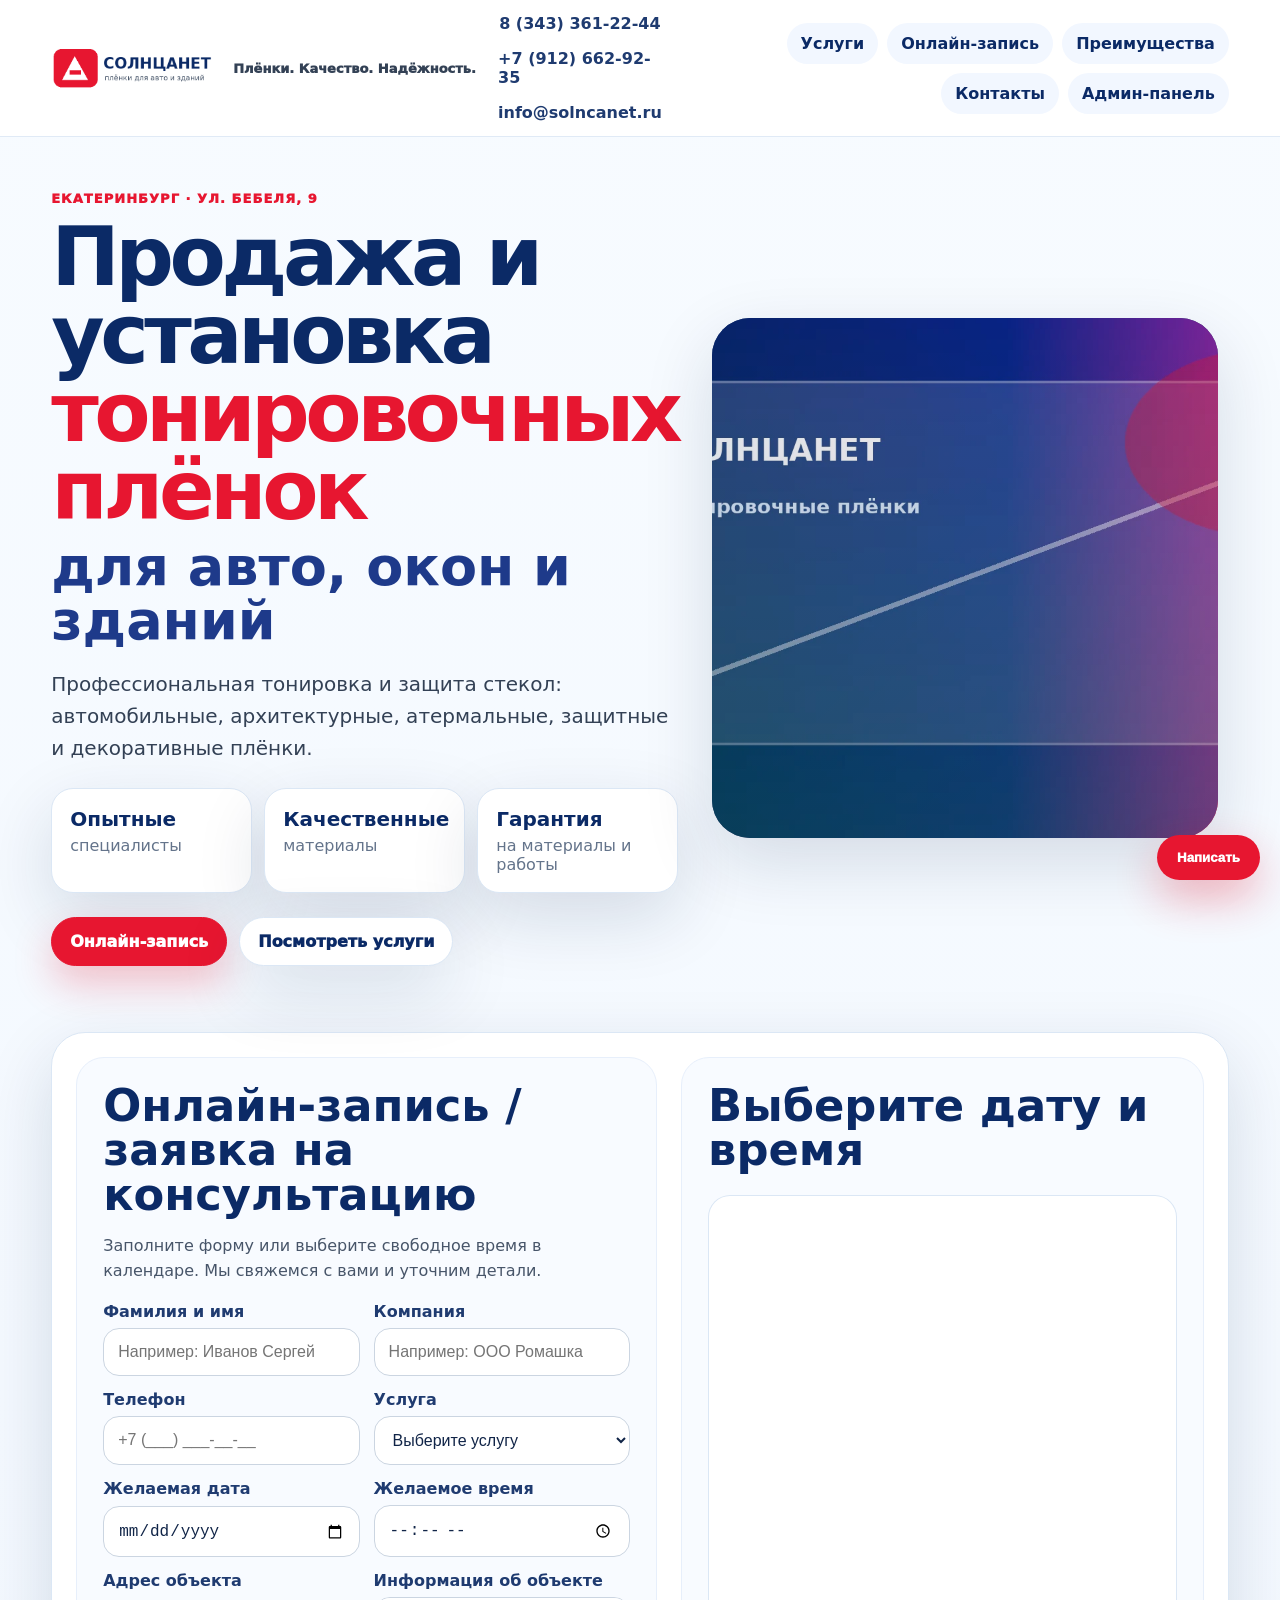
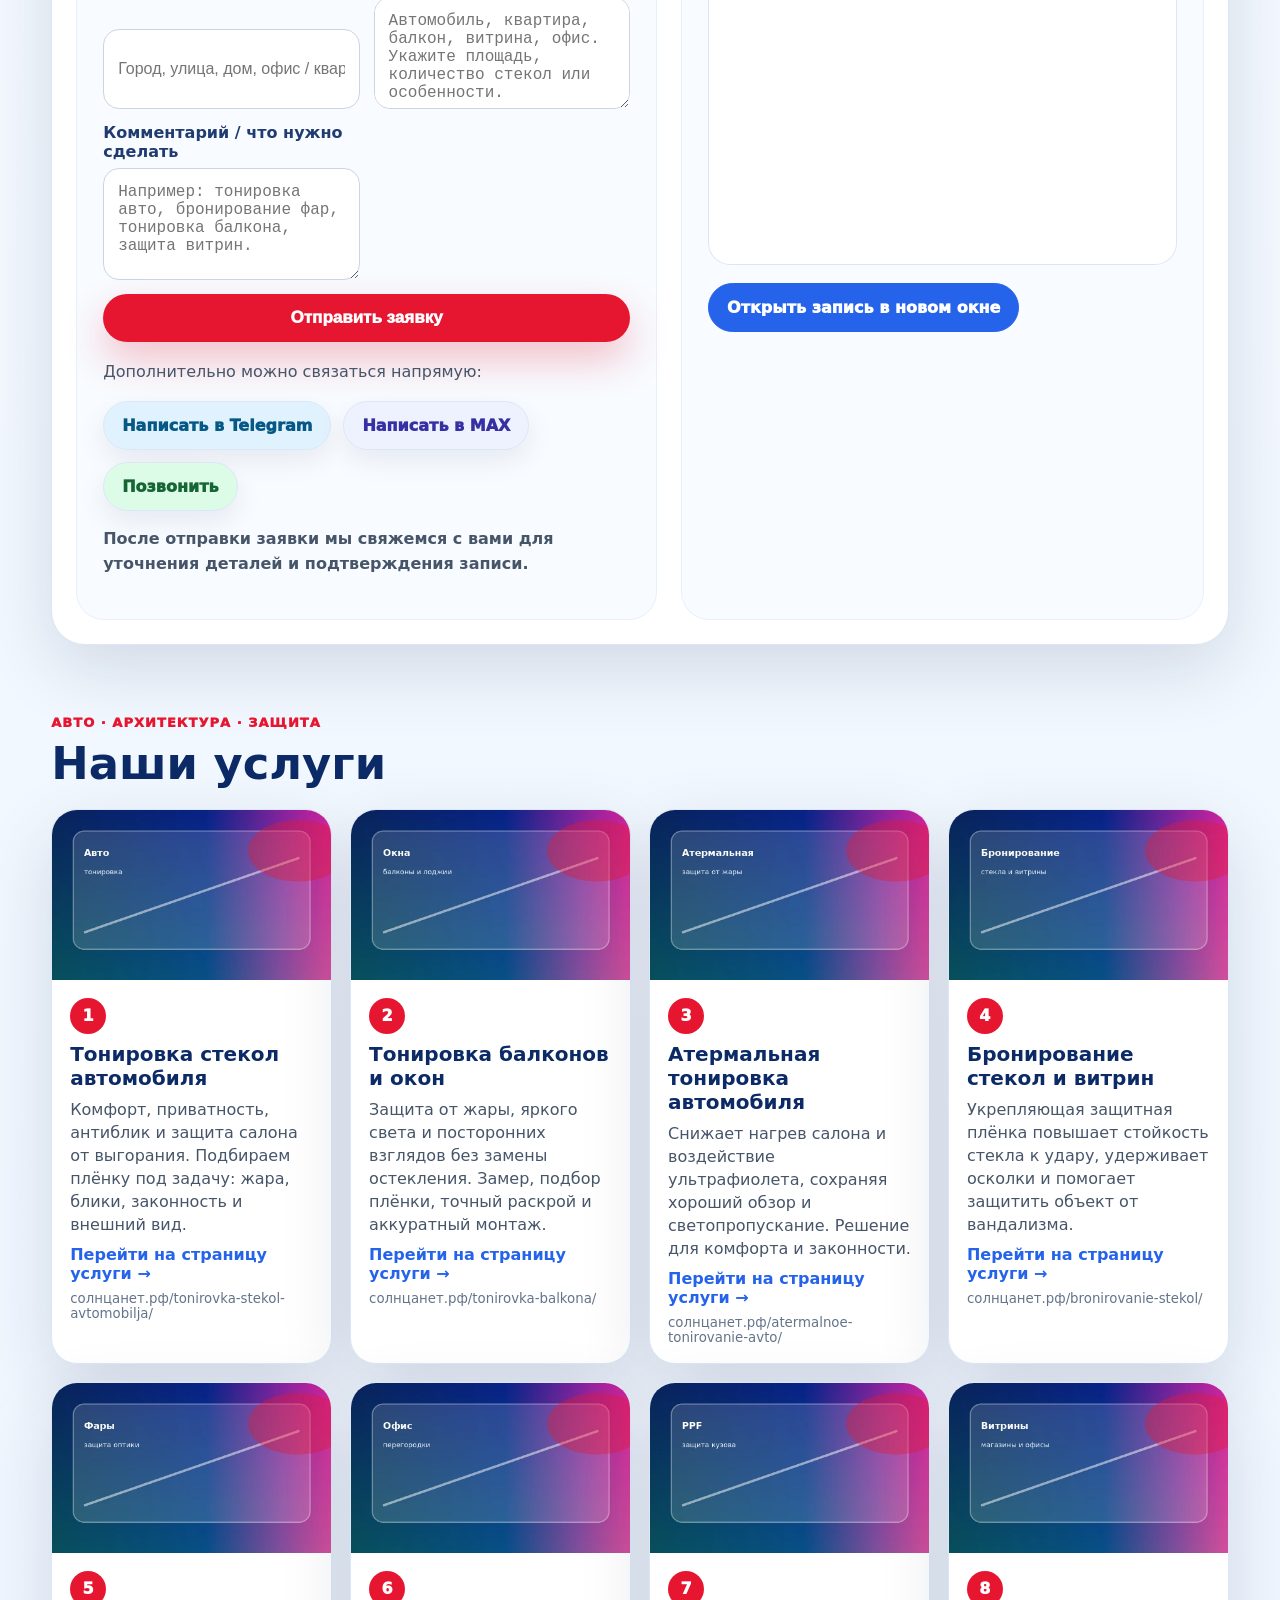
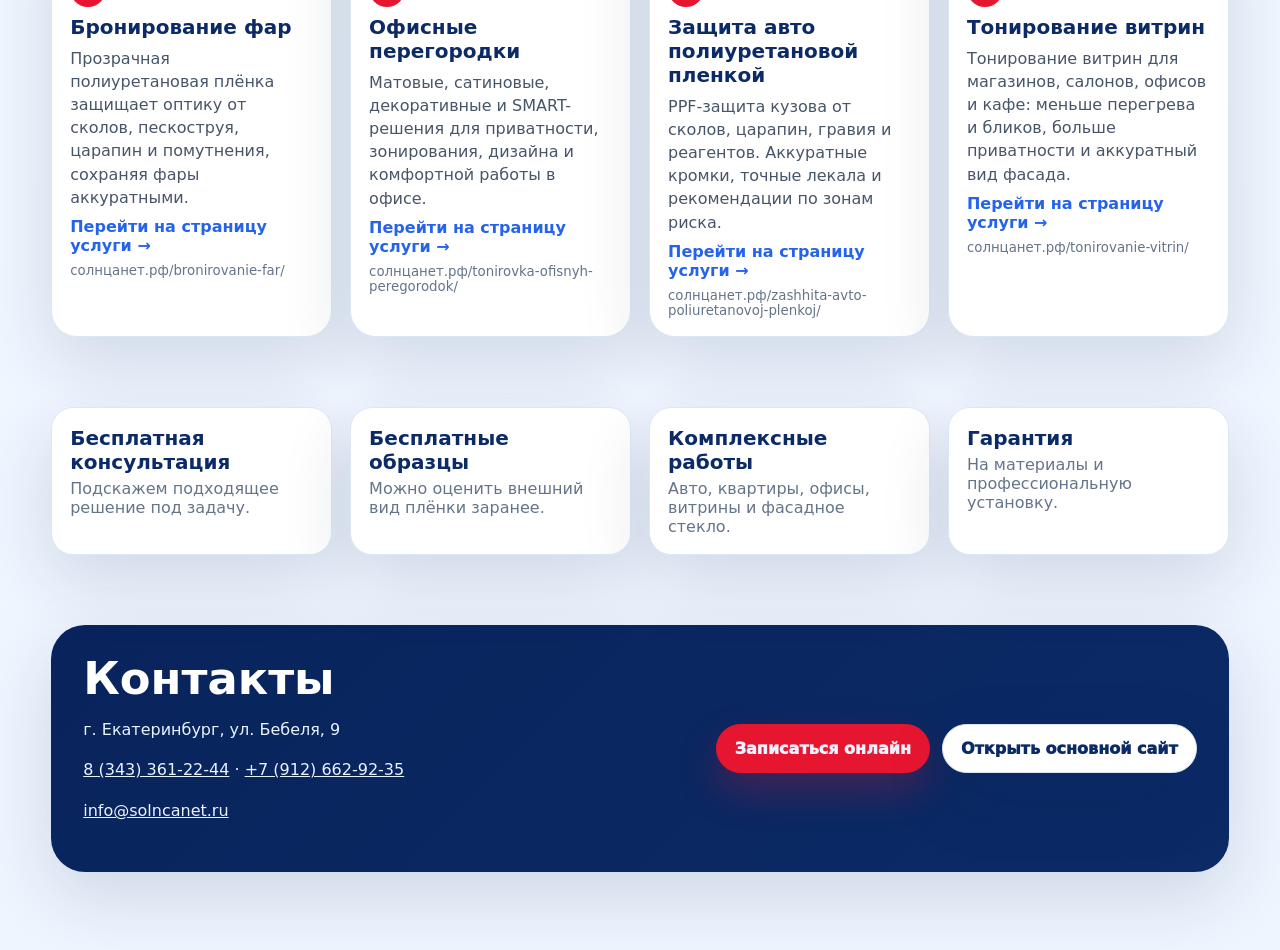
<file: index.html>
<!DOCTYPE html>
<html lang="ru">
<head>
  <meta charset="UTF-8" />
  <meta name="viewport" content="width=device-width, initial-scale=1.0" />
  <title>СОЛНЦАНЕТ — продажа и установка тонировочных плёнок</title>
  <meta name="description" content="Онлайн-запись СОЛНЦАНЕТ: тонировка авто, окон, балконов, витрин, бронирование стекол, фар и защита авто полиуретановой пленкой." />
  <link rel="manifest" href="/manifest.webmanifest" />
  <meta name="theme-color" content="#e71630" />
  <meta name="mobile-web-app-capable" content="yes" />
  <meta name="apple-mobile-web-app-capable" content="yes" />
  <meta name="apple-mobile-web-app-title" content="СОЛНЦАНЕТ" />
  <meta name="apple-mobile-web-app-status-bar-style" content="default" />
  <link rel="apple-touch-icon" href="/assets/icons/apple-touch-icon.png" />
  <link rel="stylesheet" href="assets/site.css?v=73" />
</head>
<body>
  <header class="site-header">
    <a class="logo" href="index.html" aria-label="СОЛНЦАНЕТ">
      <img src="assets/logo-solncanet.png" alt="СОЛНЦАНЕТ" />
      <span>Плёнки. Качество. Надёжность.</span>
    </a>
    <div class="header-contacts" aria-label="Контакты">
      <a href="tel:+73433612244">8 (343) 361-22-44</a>
      <a href="tel:+79126629235">+7 (912) 662-92-35</a>
      <a href="mailto:info@solncanet.ru">info@solncanet.ru</a>
    </div>
    <nav class="nav" aria-label="Навигация">
      <a href="#services">Услуги</a>
      <a href="zapis.html">Онлайн-запись</a>
      <a href="#advantages">Преимущества</a>
      <a href="#contacts">Контакты</a>
      <a href="admin.html">Админ-панель</a>
    </nav>
  </header>

  <main>
    <section class="hero">
      <div class="hero__text">
        <p class="pretitle">Екатеринбург · ул. Бебеля, 9</p>
        <h1>Продажа и установка <span>тонировочных плёнок</span></h1>
        <h2>для авто, окон и зданий</h2>
        <p class="hero__desc">Профессиональная тонировка и защита стекол: автомобильные, архитектурные, атермальные, защитные и декоративные плёнки.</p>
        <div class="hero-badges">
          <div><b>Опытные</b><span>специалисты</span></div>
          <div><b>Качественные</b><span>материалы</span></div>
          <div><b>Гарантия</b><span>на материалы и работы</span></div>
        </div>
        <div class="hero-actions">
          <a class="btn btn--red" href="zapis.html">Онлайн-запись</a>
          <a class="btn btn--light" href="#services">Посмотреть услуги</a>
        </div>
      </div>
      <div class="hero__image" data-hero-media data-video-src="assets/video/hero.mp4" data-video-poster="assets/img/hero-solncanet.webp">
        <img src="assets/img/hero-solncanet.webp" alt="СОЛНЦАНЕТ — продажа и установка плёнок" />
      </div>
    </section>

    <section id="booking" class="booking-card">
      <div class="booking-form">
        <h2>Онлайн-запись / заявка на консультацию</h2>
        <p>Заполните форму или выберите свободное время в календаре. Мы свяжемся с вами и уточним детали.</p>
        <form id="leadForm" class="lead-form-v7">
          <input type="text" name="hpCompany" class="hp-field" tabindex="-1" autocomplete="off" aria-hidden="true" />
          <input type="hidden" name="formStartedAt" id="formStartedAt" />
          <label>Фамилия и имя<input name="name" placeholder="Например: Иванов Сергей" autocomplete="name" required /></label>
          <label>Компания<input name="companyName" placeholder="Например: ООО Ромашка" autocomplete="organization" /></label>
          <label>Телефон<input name="phone" placeholder="+7 (___) ___-__-__" autocomplete="tel" required /></label>
          <label>Услуга<select name="service" required>
            <option value="">Выберите услугу</option>
            <option>Тонировка стекол автомобиля</option><option>Атермальная тонировка автомобиля</option><option>Тонировка балконов и окон</option><option>Бронирование стекол и витрин</option><option>Бронирование фар</option><option>Защита авто полиуретановой пленкой</option><option>Тонирование витрин</option><option>Декоративное тонирование офисных перегородок</option><option>Замер / консультация</option><option>Другое</option>
          </select></label>
          <div class="form-row-2"><label>Желаемая дата<input name="preferredDate" type="date" /></label><label>Желаемое время<input name="preferredTime" type="time" /></label></div>
          <label>Адрес объекта<input name="address" placeholder="Город, улица, дом, офис / квартира" required /></label>
          <label>Информация об объекте<textarea name="objectInfo" placeholder="Автомобиль, квартира, балкон, витрина, офис. Укажите площадь, количество стекол или особенности." required></textarea></label>
          <label>Комментарий / что нужно сделать<textarea name="task" placeholder="Например: тонировка авто, бронирование фар, тонировка балкона, защита витрин." required></textarea></label>
          <button class="btn btn--red" id="leadSubmitBtn" type="submit">Отправить заявку</button>
        </form>
        <div id="leadMessage" class="form-message"></div>
        <div class="booking-direct">
          <p>Дополнительно можно связаться напрямую:</p>
          <div class="booking-contact-choice"><a class="messenger messenger--tg" href="https://t.me/infosnt" target="_blank" rel="noopener">Написать в Telegram</a><a class="messenger messenger--max" href="https://max.ru/u/f9LHodD0cOJzCTZONeauAnUFGMjW4PM404PirE-rPHovceQ9714S84993z8" target="_blank" rel="noopener">Написать в MAX</a><a class="messenger messenger--phone" href="tel:+79221812244">Позвонить</a></div>
        </div>
        <p class="form-note" id="formNote">После отправки заявки мы свяжемся с вами для уточнения деталей и подтверждения записи.</p>
      </div>
      <div class="calendar-widget">
        <h3>Выберите дату и время</h3>
        <iframe src="https://cal.com/solncanet?embed=true" loading="lazy" title="Онлайн-запись СОЛНЦАНЕТ" allow="camera; microphone; fullscreen; autoplay; clipboard-write"></iframe>
        <a class="btn btn--blue" href="https://cal.com/solncanet" target="_blank" rel="noopener">Открыть запись в новом окне</a>
      </div>
    </section>

    <section id="services" class="services-section">
      <div class="section-head"><p class="pretitle">Авто · Архитектура · Защита</p><h2>Наши услуги</h2></div>
      <div class="services-grid">
        <a class="service-card" href="https://солнцанет.рф/tonirovka-stekol-avtomobilja/" target="_blank" rel="noopener"><img src="assets/img/auto-tonirovka.webp" alt="Тонировка стекол автомобиля" loading="lazy"><div class="service-card__body"><span class="service-card__num">1</span><h3>Тонировка стекол автомобиля</h3><p>Комфорт, приватность, антиблик и защита салона от выгорания. Подбираем плёнку под задачу: жара, блики, законность и внешний вид.</p><b>Перейти на страницу услуги →</b><small>солнцанет.рф/tonirovka-stekol-avtomobilja/</small></div></a>
        <a class="service-card" href="https://солнцанет.рф/tonirovka-balkona/" target="_blank" rel="noopener"><img src="assets/img/balkony.webp" alt="Тонировка балконов и окон" loading="lazy"><div class="service-card__body"><span class="service-card__num">2</span><h3>Тонировка балконов и окон</h3><p>Защита от жары, яркого света и посторонних взглядов без замены остекления. Замер, подбор плёнки, точный раскрой и аккуратный монтаж.</p><b>Перейти на страницу услуги →</b><small>солнцанет.рф/tonirovka-balkona/</small></div></a>
        <a class="service-card" href="https://солнцанет.рф/atermalnoe-tonirovanie-avto/" target="_blank" rel="noopener"><img src="assets/img/atermal.webp" alt="Атермальная тонировка автомобиля" loading="lazy"><div class="service-card__body"><span class="service-card__num">3</span><h3>Атермальная тонировка автомобиля</h3><p>Снижает нагрев салона и воздействие ультрафиолета, сохраняя хороший обзор и светопропускание. Решение для комфорта и законности.</p><b>Перейти на страницу услуги →</b><small>солнцанет.рф/atermalnoe-tonirovanie-avto/</small></div></a>
        <a class="service-card" href="https://солнцанет.рф/bronirovanie-stekol/" target="_blank" rel="noopener"><img src="assets/img/bronirovanie-stekol.webp" alt="Бронирование стекол и витрин" loading="lazy"><div class="service-card__body"><span class="service-card__num">4</span><h3>Бронирование стекол и витрин</h3><p>Укрепляющая защитная плёнка повышает стойкость стекла к удару, удерживает осколки и помогает защитить объект от вандализма.</p><b>Перейти на страницу услуги →</b><small>солнцанет.рф/bronirovanie-stekol/</small></div></a>
        <a class="service-card" href="https://солнцанет.рф/bronirovanie-far/" target="_blank" rel="noopener"><img src="assets/img/fary.webp" alt="Бронирование фар" loading="lazy"><div class="service-card__body"><span class="service-card__num">5</span><h3>Бронирование фар</h3><p>Прозрачная полиуретановая плёнка защищает оптику от сколов, пескоструя, царапин и помутнения, сохраняя фары аккуратными.</p><b>Перейти на страницу услуги →</b><small>солнцанет.рф/bronirovanie-far/</small></div></a>
        <a class="service-card" href="https://солнцанет.рф/tonirovka-ofisnyh-peregorodok/" target="_blank" rel="noopener"><img src="assets/img/ofis.webp" alt="Офисные перегородки" loading="lazy"><div class="service-card__body"><span class="service-card__num">6</span><h3>Офисные перегородки</h3><p>Матовые, сатиновые, декоративные и SMART-решения для приватности, зонирования, дизайна и комфортной работы в офисе.</p><b>Перейти на страницу услуги →</b><small>солнцанет.рф/tonirovka-ofisnyh-peregorodok/</small></div></a>
        <a class="service-card" href="https://солнцанет.рф/zashhita-avto-poliuretanovoj-plenkoj/" target="_blank" rel="noopener"><img src="assets/img/ppf.webp" alt="Защита авто полиуретановой пленкой" loading="lazy"><div class="service-card__body"><span class="service-card__num">7</span><h3>Защита авто полиуретановой пленкой</h3><p>PPF-защита кузова от сколов, царапин, гравия и реагентов. Аккуратные кромки, точные лекала и рекомендации по зонам риска.</p><b>Перейти на страницу услуги →</b><small>солнцанет.рф/zashhita-avto-poliuretanovoj-plenkoj/</small></div></a>
        <a class="service-card" href="https://солнцанет.рф/tonirovanie-vitrin/" target="_blank" rel="noopener"><img src="assets/img/vitriny.webp" alt="Тонирование витрин" loading="lazy"><div class="service-card__body"><span class="service-card__num">8</span><h3>Тонирование витрин</h3><p>Тонирование витрин для магазинов, салонов, офисов и кафе: меньше перегрева и бликов, больше приватности и аккуратный вид фасада.</p><b>Перейти на страницу услуги →</b><small>солнцанет.рф/tonirovanie-vitrin/</small></div></a>
      </div>
    </section>

    <section id="advantages" class="benefits">
      <div><b>Бесплатная консультация</b><span>Подскажем подходящее решение под задачу.</span></div>
      <div><b>Бесплатные образцы</b><span>Можно оценить внешний вид плёнки заранее.</span></div>
      <div><b>Комплексные работы</b><span>Авто, квартиры, офисы, витрины и фасадное стекло.</span></div>
      <div><b>Гарантия</b><span>На материалы и профессиональную установку.</span></div>
    </section>

    <section id="contacts" class="contacts-card">
      <div><h2>Контакты</h2><p>г. Екатеринбург, ул. Бебеля, 9</p><p><a href="tel:+73433612244">8 (343) 361-22-44</a> · <a href="tel:+79126629235">+7 (912) 662-92-35</a></p><p><a href="mailto:info@solncanet.ru">info@solncanet.ru</a></p></div>
      <div class="contacts-actions"><a class="btn btn--red" href="zapis.html">Записаться онлайн</a><a class="btn btn--light" href="https://солнцанет.рф" target="_blank" rel="noopener">Открыть основной сайт</a></div>
    </section>
  </main>

  <div class="floating-contact"><button class="floating-contact__main" type="button" aria-label="Связаться">Написать</button><div class="floating-contact__menu"><a href="https://t.me/infosnt" target="_blank" rel="noopener">Telegram</a><a href="https://max.ru/u/f9LHodD0cOJzCTZONeauAnUFGMjW4PM404PirE-rPHovceQ9714S84993z8" target="_blank" rel="noopener">MAX</a><a href="tel:+79221812244">Позвонить</a></div></div>
  <script src="assets/site.js?v=73"></script>
  <script src="assets/pwa.js?v=73"></script>
</body>
</html>
</file>
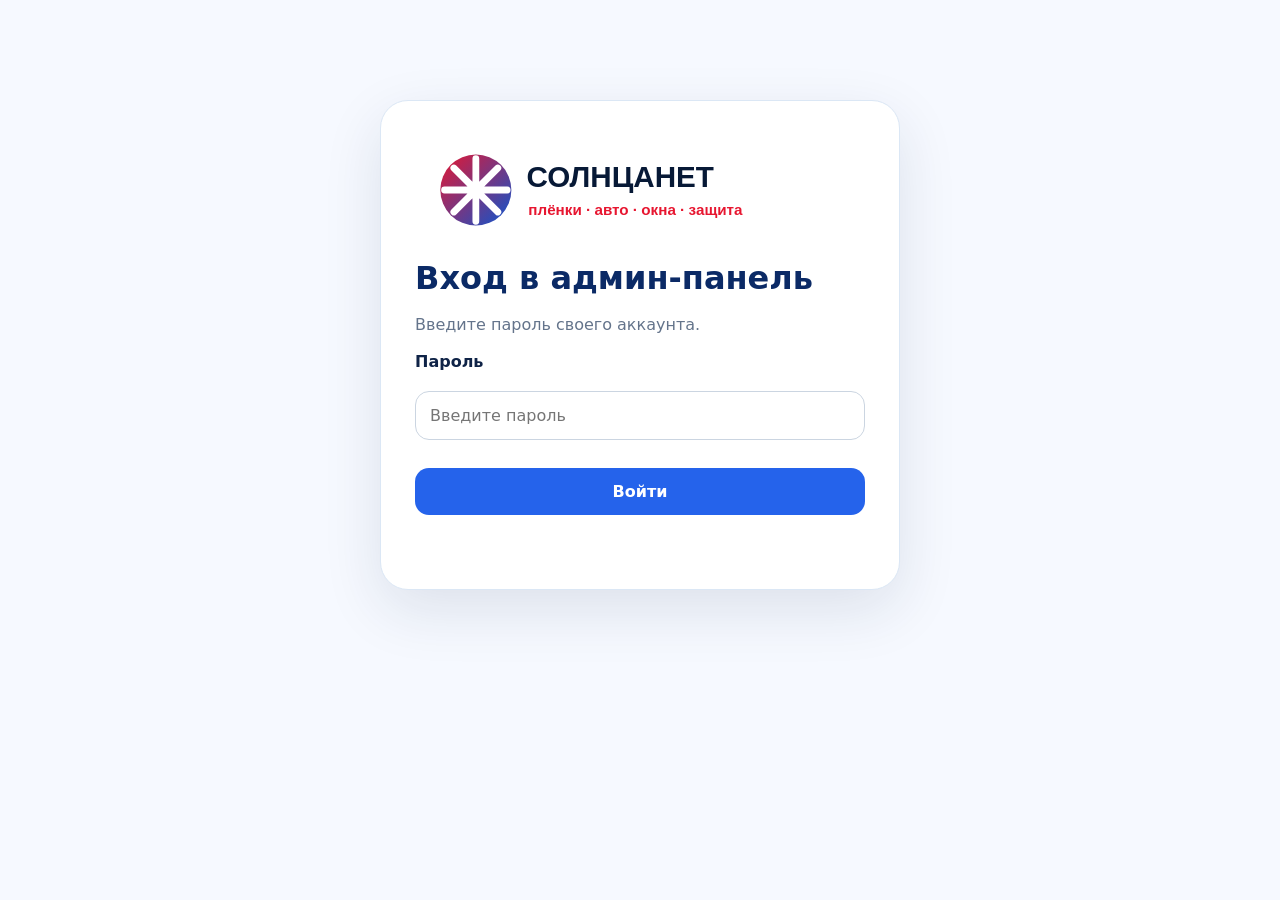
<file: admin.html>
<!doctype html>
<html lang="ru">
<head>
  <meta charset="utf-8" />
  <meta name="viewport" content="width=device-width,initial-scale=1" />
  <title>Админ-панель — СОЛНЦАНЕТ</title>
  <link rel="manifest" href="/manifest.webmanifest" />
  <meta name="theme-color" content="#e71630" />
  <link rel="icon" href="/assets/icons/icon.svg" type="image/svg+xml" />
  <link rel="stylesheet" href="assets/admin.css?v=73" />
</head>
<body class="admin-body">
  <button id="mobileMenuBtn" class="mobile-menu-btn" type="button" aria-label="Меню">☰</button>
  <div id="sidebarOverlay" class="sidebar-overlay"></div>

  <section id="loginScreen" class="login">
    <div class="login-card">
      <div class="login-logo"><img src="assets/logo-solncanet.svg" alt="СОЛНЦАНЕТ"></div>
      <h1>Вход в админ-панель</h1>
      <p class="hint">Введите пароль своего аккаунта.</p>
      <form id="loginForm">
        <label>Пароль
          <input id="loginPassword" type="password" placeholder="Введите пароль" autocomplete="current-password" required>
        </label>
        <button class="btn btn--red" type="submit">Войти</button>
      </form>
      <p id="loginMsg" class="message"></p>
    </div>
  </section>

  <section id="app" class="app-shell hidden">
    <aside id="sidebar" class="sidebar">
      <div class="sidebar-logo">
        <img src="assets/logo-solncanet.svg" alt="СОЛНЦАНЕТ">
        <button id="sidebarCloseBtn" class="sidebar-close" type="button">×</button>
      </div>
      <div class="workspace-box">
        <label>Направление</label>
        <select id="workspaceSelect">
          <option value="all">Все</option>
          <option value="auto">Авто</option>
          <option value="architecture">Архитектура</option>
        </select>
      </div>
      <nav class="side-nav sidebar-nav" aria-label="Разделы CRM">
        <button data-section="requests" class="active">Заявки</button>
        <button data-section="calendar">Календарь</button>
        <button data-section="clients">Клиенты</button>
        <button data-section="objects">Объекты</button>
        <button data-section="installers">Монтажники</button>
        <button data-section="trash">Корзина отмен</button>
        <button data-section="history">История</button>
        <button data-section="notifications">Уведомления</button>
        <button data-section="sms">SMS очередь</button>
        <button data-section="files">Файлы</button>
        <button data-section="reports">Отчёты</button>
        <button data-section="settings">Настройки</button>
        <button data-section="calendarImport">Импорт календаря</button>
      </nav>
      <div class="sidebar-footer">
        <button id="logoutBtn" class="ghost-btn" type="button">Выйти</button>
      </div>
    </aside>

    <main class="admin-main">
      <header class="admin-topbar">
        <div>
          <p class="top-kicker">Сотрудник · Архитектура</p>
          <h1 id="pageTitle">Главная</h1>
        </div>
        <div class="global-search-wrap">
          <input id="globalSearchInput" placeholder="Быстрый поиск: клиент, телефон, авто, адрес, услуга" autocomplete="off">
          <div id="globalSearchResults" class="global-search-results" hidden></div>
        </div>
        <div class="top-actions">
          <button id="topQuickAddBtn" class="btn btn--red" type="button">+ Быстрая запись</button>
          <button id="topReportsBtn" class="btn btn--light" type="button">Отчёты</button>
          <button id="topRefreshBtn" class="btn btn--blue" type="button">Обновить</button>
        </div>
      </header>

      <div class="main-inner">
        <p id="appMsg" class="message"></p>

        <section id="section-dashboard" class="section active-section">
          <div class="section-head"><div><p class="pretitle">Обзор</p><h2>Рабочий стол</h2></div><button id="quickAddBtn" class="btn btn--red" type="button">+ Новая заявка</button></div>
          <div class="stat-grid">
            <div class="stat-card"><span>Всего активных</span><b id="dashTotal">0</b><small>без корзины</small></div>
            <div class="stat-card"><span>Сегодня</span><b id="dashToday">0</b><small>записей на сегодня</small></div>
            <div class="stat-card"><span>В работе</span><b id="dashWork">0</b><small>по активным заявкам</small></div>
            <div class="stat-card"><span>ЗП / авто сумма</span><b id="dashMoney">0 ₽</b><small>по выполненным авто</small></div>
          </div>
          <div class="grid-2">
            <div class="panel"><div class="panel-title"><h3>Ближайшие записи</h3><button data-section-jump="calendar" class="mini-btn">Календарь</button></div><div id="upcomingCards" class="mini-cards"></div></div>
            <div class="panel"><div class="panel-title"><h3>Проблемные заявки</h3><button data-section-jump="requests" class="mini-btn">Все заявки</button></div><div id="problemCards" class="mini-cards"></div></div>
          </div>
        </section>

        <section id="section-requests" class="section">
          <div class="section-head"><div><p class="pretitle">Список</p><h2>Заявки</h2><p class="hint">Таблица с фильтрами, быстрым открытием карточки и сохранением в NocoDB.</p></div><div class="btn-row"><button id="exportBtn" class="btn-small blue">Скачать Excel</button><button id="downloadCsvBtn" class="btn-small">CSV</button></div></div>
          <div class="stat-grid compact"><div class="stat-card"><span>Всего</span><b id="statTotal">0</b></div><div class="stat-card"><span>Новые</span><b id="statNew">0</b></div><div class="stat-card"><span>Сегодня</span><b id="statToday">0</b></div><div class="stat-card"><span>м²</span><b id="statVolume">0</b></div></div>
          <div class="filters">
            <input id="searchInput" placeholder="Поиск по клиенту, телефону, авто, адресу, услуге">
            <select id="statusFilter"><option value="">Все статусы</option><option>Новая заявка</option><option>В работе</option><option>Выполнено</option><option>Оплачено</option><option>Отменена</option><option>Удалена</option></select>
            <select id="installerFilter"><option value="">Все сотрудники</option></select>
            <input id="dateFrom" type="date"><input id="dateTo" type="date">
            <button id="clearFiltersBtn" class="btn-small" type="button">Сброс</button>
          </div>
          <div class="table-wrap"><table><thead><tr><th>#</th><th>Дата</th><th>Время</th><th>Клиент</th><th>Телефон</th><th>Направление</th><th>Объект</th><th>Услуга</th><th>Сумма / м²</th><th>Статус</th><th></th></tr></thead><tbody id="requestsBody"></tbody></table></div>
        </section>

        <section id="section-calendar" class="section">
          <div class="section-head"><div><p class="pretitle">Планирование</p><h2>Календарь</h2></div><div class="btn-row"><button id="calendarTodayBtn" class="btn-small blue">Сегодня</button><button id="prevMonth" class="btn-small">←</button><button id="nextMonth" class="btn-small">→</button></div></div>
          <div class="calendar-layout">
            <div class="panel"><h3 id="monthTitle">Месяц</h3><p id="calendarMonthSummary" class="hint"></p><div id="calendarGrid" class="calendar-grid"></div></div>
            <div class="panel"><h3 id="calendarSelectedDateTitle">Выбранный день</h3><p id="calendarSelectedDateSummary" class="hint"></p><div id="calendarSelectedEvents" class="mini-cards"></div></div>
          </div>
        </section>

        <section id="section-clients" class="section">
          <div class="section-head"><div><p class="pretitle">База</p><h2>Клиенты</h2></div></div>
          <div class="filters"><input id="clientsSearchInput" placeholder="Поиск клиента / телефона / компании"><input id="clientsDateFrom" type="date"><input id="clientsDateTo" type="date"><select id="clientsStatusFilter"><option value="">Все статусы</option><option>Новая заявка</option><option>В работе</option><option>Выполнено</option><option>Оплачено</option></select><button id="clientsClearFiltersBtn" class="btn-small">Сброс</button></div>
          <div class="stat-grid compact"><div class="stat-card"><span>Клиентов</span><b id="clientsStatCount">0</b></div><div class="stat-card"><span>Заявок</span><b id="clientsStatRequests">0</b></div><div class="stat-card"><span>м²</span><b id="clientsStatM2">0</b></div><div class="stat-card"><span>Повторные</span><b id="clientsStatRepeat">0</b></div></div>
          <div class="table-wrap"><table><thead><tr><th>Клиент</th><th>Телефон</th><th>Компания</th><th>Заявок</th><th>Последняя дата</th><th>Сумма / м²</th><th></th></tr></thead><tbody id="clientsBody"></tbody></table></div>
        </section>

        <section id="section-objects" class="section">
          <div class="section-head"><div><p class="pretitle">Объекты</p><h2>Работы и заказы</h2></div></div>
          <div class="filters wide"><input id="objectsSearchInput" placeholder="Поиск объекта / авто / адреса"><input id="objectsDateFrom" type="date"><input id="objectsDateTo" type="date"><select id="objectsStatusFilter"><option value="">Все статусы</option><option>Новая заявка</option><option>В работе</option><option>Выполнено</option><option>Оплачено</option></select><select id="objectsInstallerFilter"><option value="">Все сотрудники</option></select><button id="objectsClearFiltersBtn" class="btn-small">Сброс</button></div>
          <div class="stat-grid compact"><div class="stat-card"><span>Объектов</span><b id="objectsStatCount">0</b></div><div class="stat-card"><span>м²</span><b id="objectsStatM2">0</b></div><div class="stat-card"><span>Выполнено</span><b id="objectsStatDone">0</b></div><div class="stat-card"><span>В работе</span><b id="objectsStatWork">0</b></div></div>
          <div class="table-wrap"><table><thead><tr><th>#</th><th>Дата</th><th>Клиент</th><th>Объект</th><th>Услуга</th><th>Исполнитель</th><th>м² / сумма</th><th>Статус</th></tr></thead><tbody id="objectsBody"></tbody></table></div>
        </section>

        <section id="section-installers" class="section">
          <div class="section-head"><div><p class="pretitle">Зарплата</p><h2>Монтажники / расчёт ЗП</h2><p class="hint">Для авто используются фиксированные ставки по услуге, для архитектуры — м² и ставка.</p></div><button id="previewPayrollBtn" class="btn-small blue">Обновить расчёт</button></div>
          <div class="filters"><input id="installersSearchInput" placeholder="Поиск"><input id="installersDateFrom" type="date"><input id="installersDateTo" type="date"><select id="installersStatusFilter"><option value="">Все статусы</option><option>Выполнено</option><option>Оплачено</option><option>В работе</option></select><button id="installersClearFiltersBtn" class="btn-small">Сброс</button></div>
          <div class="stat-grid compact"><div class="stat-card"><span>Работ</span><b id="installersStatJobs">0</b></div><div class="stat-card"><span>м²</span><b id="installersStatM2">0</b></div><div class="stat-card"><span>Начислено</span><b id="installersStatAmount">0 ₽</b></div><div class="stat-card"><span>Сотрудников</span><b id="installersStatTotal">0</b></div></div>
          <div class="table-wrap"><table><thead><tr><th>Сотрудник</th><th>Работ</th><th>м²</th><th>Начислено</th><th>Средняя</th><th></th></tr></thead><tbody id="installersBody"></tbody></table></div>
          <div id="installerDetailsPanel" class="details-panel hidden"><div class="panel-title"><h3 id="installerDetailsTitle">Детализация</h3><button id="installerDetailsCloseBtn" class="mini-btn">Закрыть</button></div><div id="installerDetailsInfo" class="hint"></div><div class="table-wrap"><table><thead><tr><th>Дата</th><th>Клиент</th><th>Услуга</th><th>м² / сумма</th><th>Статус</th></tr></thead><tbody id="installerDetailsBody"></tbody></table></div></div>
        </section>

        <section id="section-files" class="section">
          <div class="section-head"><div><p class="pretitle">Документы</p><h2>Файлы</h2><p class="hint">Показывает заявки, где заполнено поле «Файлы».</p></div></div>
          <div class="filters"><input id="filesSearchInput" placeholder="Поиск по файлам, клиенту, объекту"><select id="filesTypeFilter"><option value="">Все</option><option value="photo">Фото</option><option value="doc">Документы</option></select></div>
          <div class="table-wrap"><table><thead><tr><th>#</th><th>Клиент</th><th>Телефон</th><th>Объект</th><th>Файлы</th><th>Статус</th><th></th></tr></thead><tbody id="filesBody"></tbody></table></div>
        </section>

        <section id="section-history" class="section">
          <div class="section-head"><div><p class="pretitle">Журнал</p><h2>История изменений</h2></div><button id="clearHistoryLocalBtn" class="btn-small red">Очистить локальный журнал</button></div>
          <div class="filters"><input id="historySearchInput" placeholder="Поиск по истории"></div>
          <div id="historyBody" class="history-list"></div>
        </section>

        <section id="section-notifications" class="section">
          <div class="section-head"><div><p class="pretitle">Связь</p><h2>Уведомления</h2><p class="hint">Автоматически уходят только подтверждение и напоминания. Перенос/отзыв — вручную из карточки.</p></div><button id="notificationCheckBtn" class="btn-small blue">Проверить SMS</button></div>
          <div class="grid-2"><div class="panel"><h3>Тестовое SMS</h3><label>Телефон<input id="testNotifyTo" placeholder="+79126629235"></label><label>Сообщение<textarea id="testNotifyMessage">СОЛНЦАНЕТ: тестовое SMS</textarea></label><button id="sendTestNotifyBtn" class="btn-small blue">Отправить тест</button><p id="notificationStatus" class="hint"></p></div><div class="panel"><h3>Шаблоны</h3><div id="notificationTemplatesList" class="template-list"></div></div></div>
        </section>

        <section id="section-sms" class="section">
          <div class="section-head"><div><p class="pretitle">SMS</p><h2>Панель управления очередью</h2><p class="hint">Можно отменять конкретные SMS, вернуть в очередь, изменить время или отправить сейчас.</p></div><div class="btn-row"><button id="smsQueueRefreshBtn" class="btn-small blue">Обновить очередь</button><button id="smsQueueCronBtn" class="btn-small blue">Запустить отправку</button></div></div>
          <div class="stat-grid compact"><div class="stat-card"><span>В очереди</span><b id="smsStatScheduled">0</b></div><div class="stat-card"><span>Пора отправить</span><b id="smsStatDue">0</b></div><div class="stat-card"><span>Отправлено</span><b id="smsStatSent">0</b></div><div class="stat-card"><span>Отменено</span><b id="smsStatCanceled">0</b></div></div>
          <div class="filters"><input id="smsQueueSearch" placeholder="Поиск: клиент, телефон, заявка"><select id="smsQueueTypeFilter"><option value="">Все типы</option><option value="confirm">Подтверждение</option><option value="day">За день</option><option value="two_hours">За 2 часа</option></select><select id="smsQueueStatusFilter"><option value="">Все статусы</option><option value="scheduled">В очереди</option><option value="due">Пора отправить</option><option value="sent">Отправлено</option><option value="canceled">Отменено</option><option value="blocked">Проблема</option><option value="expired">Просрочено</option></select><button id="smsQueueClearBtn" class="btn-small">Сброс</button></div>
          <div class="table-wrap"><table><thead><tr><th>Отправка</th><th>Тип</th><th>Заявка</th><th>Клиент</th><th>Телефон</th><th>Запись</th><th>Статус</th><th>Управление</th></tr></thead><tbody id="smsQueueBody"></tbody></table></div>
        </section>

        <section id="section-calendarImport" class="section">
          <div class="section-head"><div><p class="pretitle">Google Calendar</p><h2>Импорт календаря</h2><p class="hint">Раздел оставлен в оболочке, чтобы не потерять старую структуру. Подключение работает при наличии соответствующих функций в проекте.</p></div><button id="calendarImportCheckBtn" class="btn-small blue">Проверить</button></div>
          <div class="filters"><input id="calendarImportSearch" placeholder="Поиск события"><input id="calendarImportFrom" type="date"><input id="calendarImportTo" type="date"><button id="calendarImportLoadBtn" class="btn-small blue">Загрузить</button></div>
          <p id="calendarImportStatus" class="ok-note">Если функция Google Calendar не подключена, здесь будет только информационный режим.</p>
          <div id="calendarImportList" class="mini-cards"></div>
        </section>

        <section id="section-reports" class="section">
          <div class="section-head"><div><p class="pretitle">Выгрузки</p><h2>Отчёты</h2></div><button id="downloadReportBtn" class="btn-small blue">Скачать отчёт</button></div>
          <div class="filters"><input id="reportDateFrom" type="date"><input id="reportDateTo" type="date"><select id="reportStatus"><option value="">Все статусы</option><option>Выполнено</option><option>Оплачено</option><option>В работе</option><option>Новая заявка</option></select><select id="reportFormat"><option value="xls">Excel</option><option value="csv">CSV</option></select></div>
          <div id="reportPreview" class="report-preview"></div>
        </section>

        <section id="section-trash" class="section">
          <div class="section-head"><div><p class="pretitle">Безопасно</p><h2>Корзина</h2><p class="hint">Записи не стираются из NocoDB физически, а получают статус «Удалена».</p></div></div>
          <div class="table-wrap"><table><thead><tr><th>#</th><th>Дата</th><th>Клиент</th><th>Телефон</th><th>Услуга</th><th>Статус</th><th></th></tr></thead><tbody id="trashBody"></tbody></table></div>
        </section>

        <section id="section-settings" class="section">
          <div class="section-head"><div><p class="pretitle">Система</p><h2>Проверка подключения</h2></div><div class="btn-row"><button id="healthBtn" class="btn-small blue">Проверить Cloudflare / NocoDB / SMS</button><button id="runSmsCronBtn" class="btn-small blue">Запустить SMS сейчас</button><button id="clearCacheBtn" class="btn-small">Очистить кеш</button></div></div>
          <p id="healthResult" class="ok-note">После загрузки на Cloudflare нажмите проверку. Если переменные заполнены, будет статус OK.</p>
          <div class="danger-note"><b>Важно:</b> на GitHub нужно загрузить содержимое папки, а не саму папку. В корне должны лежать index.html, admin.html, zapis.html, assets, functions, docs и .github.</div>
        </section>
      </div>
    </main>
  </section>

  <dialog id="quickAddDialog" class="request-dialog">
    <div class="dialog-head"><div><h2>Быстрая запись</h2><p class="hint">Создание новой заявки.</p></div><button class="close-x" data-close-dialog type="button">×</button></div>
    <div class="dialog-body">
      <div class="dialog-grid">
        <label>ФИО<input id="quickName"></label><label>Телефон<input id="quickPhone"></label><label>Компания<input id="quickCompany"></label><label>Направление<select id="quickDirection"><option>Авто</option><option>Архитектура</option></select></label><label>Дата<input id="quickDate" type="date"></label><label>Время<input id="quickTime" type="time"></label><label>Ответственный<input id="quickResponsible" placeholder="Роман / Сергей"></label>
        <div id="quickAutoFields" class="dialog-section"><h3>Авто</h3><label>Автомобиль<input id="quickAuto" placeholder="Марка, модель"></label><div id="quickAutoServices"></div><button id="quickAddServiceBtn" class="btn-small blue" type="button">+ услуга</button><div class="auto-total">Итого: <b id="quickAutoTotal">0 ₽</b></div></div>
        <label class="arch-only" data-arch-field="m2">Итоговый м²<input id="quickM2"></label><label class="arch-only" data-arch-field="film">Материал / плёнка<input id="quickFilm"></label><label class="arch-only full" data-arch-field="address">Адрес<input id="quickAddress"></label><label class="arch-only full" data-arch-field="service">Услуга<input id="quickService"></label><label class="full">Комментарий<textarea id="quickComment"></textarea></label>
      </div>
    </div>
    <div class="dialog-actions"><button data-close-dialog class="btn-small">Закрыть</button><button id="quickSaveBtn" class="btn btn--red">Создать</button></div>
  </dialog>

  <dialog id="requestDialog" class="request-dialog">
    <div class="dialog-head"><div><h2 id="dialogTitle">Заявка</h2><p id="requestInfo" class="hint">Карточка заявки</p></div><button id="closeDialogBtn" class="close-x" type="button">×</button></div>
    <div class="dialog-body">
      <div class="dialog-grid">
        <label>Дата записи<input id="editDate" type="date"></label><label>Время записи<input id="editTime" type="time"></label><label>Статус<select id="editStatus"><option>Новая заявка</option><option>В работе</option><option>Выполнено</option><option>Оплачено</option><option>Отменена</option><option>Удалена</option></select></label><label>Направление<select id="editDirection"><option>Авто</option><option>Архитектура</option></select></label>
        <label>ФИО<input id="editName"></label><label>Телефон<input id="editPhone"></label><label>Компания<input id="editCompany"></label><label>Ответственный<input id="editResponsible"></label>
        <label class="arch-only" data-arch-field="m2">Итоговый м²<input id="editM2"></label><label class="arch-only" data-arch-field="film">Материал / плёнка<input id="editFilm"></label><label class="arch-only full" data-arch-field="address">Адрес<input id="editAddress"></label><label class="arch-only full" data-arch-field="service">Услуга<input id="editService"></label>
        <div id="editAutoFields" class="dialog-section"><h3>Авто</h3><label>Автомобиль<input id="editAuto"></label><div id="editAutoServices"></div><button id="editAddServiceBtn" class="btn-small blue" type="button">+ услуга</button><div class="auto-total">Общая стоимость: <b id="editAutoTotal">0 ₽</b></div></div>
        <label class="full">Комментарий администратора<textarea id="editAdminComment"></textarea></label>
        <div class="dialog-section"><h3>История</h3><div id="requestHistoryBox" class="history-list compact-history"></div></div>
      </div>
    </div>
    <div class="dialog-actions"><button id="cancelRequestBtn" class="btn-small red">В корзину</button><button id="sendRescheduleSmsBtn" class="btn-small blue">SMS перенос</button><button id="sendReviewSmsBtn" class="btn-small blue">SMS отзыв</button><button id="saveRequestBtn" class="btn btn--red">Сохранить</button></div>
  </dialog>

  <dialog id="clientCardDialog" class="request-dialog">
    <div class="dialog-head"><div><h2 id="clientCardTitle">Клиент</h2><p id="clientCardSubtitle" class="hint"></p></div><button class="close-x" data-close-dialog type="button">×</button></div>
    <div class="dialog-body"><div class="stat-grid compact"><div class="stat-card"><span>Заявок</span><b id="clientCardStatRequests">0</b></div><div class="stat-card"><span>м²</span><b id="clientCardStatM2">0</b></div><div class="stat-card"><span>Выполнено</span><b id="clientCardStatDone">0</b></div><div class="stat-card"><span>Последняя</span><b id="clientCardStatLast">—</b></div></div><div id="clientCardInfo" class="mini-cards"></div><div class="table-wrap"><table><thead><tr><th>#</th><th>Дата</th><th>Услуга</th><th>Статус</th><th></th></tr></thead><tbody id="clientCardRequestsBody"></tbody></table></div></div>
  </dialog>

  <script src="assets/admin.js?v=73"></script>
</body>
</html>
</file>
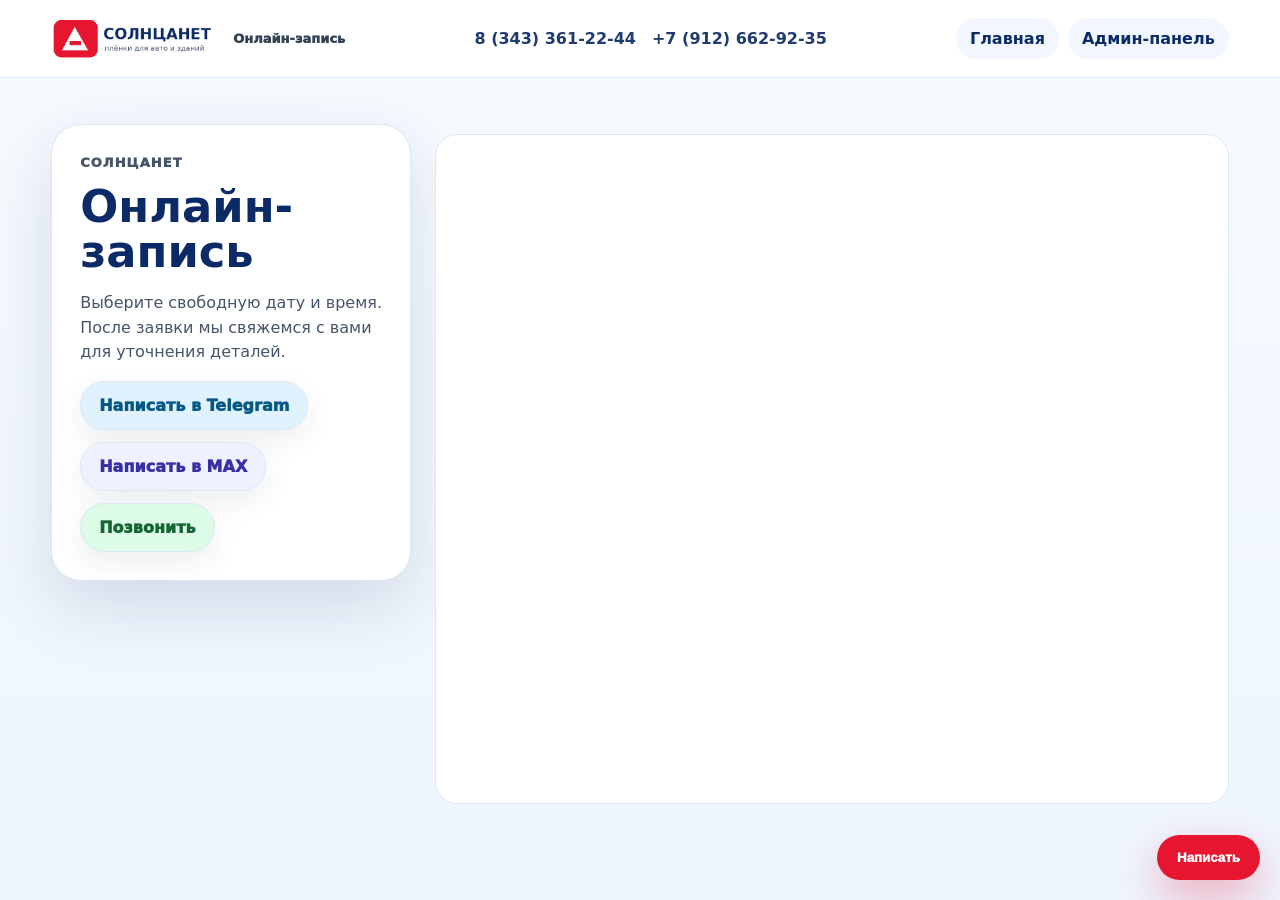
<file: zapis.html>
<!DOCTYPE html>
<html lang="ru">
<head>
  <meta charset="UTF-8" />
  <meta name="viewport" content="width=device-width, initial-scale=1.0" />
  <title>Онлайн-запись — СОЛНЦАНЕТ</title>
  <link rel="manifest" href="/manifest.webmanifest" />
  <meta name="theme-color" content="#e71630" />
  <meta name="mobile-web-app-capable" content="yes" />
  <meta name="apple-mobile-web-app-capable" content="yes" />
  <meta name="apple-mobile-web-app-title" content="СОЛНЦАНЕТ" />
  <meta name="apple-mobile-web-app-status-bar-style" content="default" />
  <link rel="apple-touch-icon" href="/assets/icons/apple-touch-icon.png" />
  <link rel="stylesheet" href="assets/site.css?v=73" />
</head>
<body class="booking-page">
  <header class="site-header">
    <a class="logo" href="index.html"><img src="assets/logo-solncanet.png" alt="СОЛНЦАНЕТ" /><span>Онлайн-запись</span></a>
    <div class="header-contacts"><a href="tel:+73433612244">8 (343) 361-22-44</a><a href="tel:+79126629235">+7 (912) 662-92-35</a></div>
    <nav class="nav"><a href="index.html">Главная</a><a href="admin.html">Админ-панель</a></nav>
  </header>
  <main class="booking-only">
    <section class="booking-only__intro">
      <p class="pretitle">СОЛНЦАНЕТ</p><h1>Онлайн-запись</h1><p>Выберите свободную дату и время. После заявки мы свяжемся с вами для уточнения деталей.</p>
      <div class="booking-contact-choice"><a class="messenger messenger--tg" href="https://t.me/infosnt" target="_blank" rel="noopener">Написать в Telegram</a><a class="messenger messenger--max" href="https://max.ru/u/f9LHodD0cOJzCTZONeauAnUFGMjW4PM404PirE-rPHovceQ9714S84993z8" target="_blank" rel="noopener">Написать в MAX</a><a class="messenger messenger--phone" href="tel:+79221812244">Позвонить</a></div>
    </section>
    <iframe src="https://cal.com/solncanet?embed=true" title="Онлайн-запись СОЛНЦАНЕТ" loading="lazy" allow="camera; microphone; fullscreen; autoplay; clipboard-write"></iframe>
  </main>
  <div class="floating-contact"><button class="floating-contact__main" type="button" aria-label="Связаться">Написать</button><div class="floating-contact__menu"><a href="https://t.me/infosnt" target="_blank" rel="noopener">Telegram</a><a href="https://max.ru/u/f9LHodD0cOJzCTZONeauAnUFGMjW4PM404PirE-rPHovceQ9714S84993z8" target="_blank" rel="noopener">MAX</a><a href="tel:+79221812244">Позвонить</a></div></div>
  <script src="assets/site.js?v=73"></script><script src="assets/pwa.js?v=73"></script>
</body>
</html>
</file>
<file: assets/site.css>
*{box-sizing:border-box}:root{--blue:#0b2a66;--blue2:#2563eb;--red:#e71630;--text:#102447;--muted:#64748b;--bg:#f5f8ff;--line:#dbe7f5;--shadow:0 24px 70px rgba(15,35,71,.14);--radius:28px}html{scroll-behavior:smooth}body{margin:0;font-family:Inter,system-ui,-apple-system,BlinkMacSystemFont,"Segoe UI",Arial,sans-serif;background:linear-gradient(180deg,#f7fbff,#eef5ff);color:var(--text);min-height:100vh;overflow-x:hidden}a{color:inherit}.site-header{position:sticky;top:0;z-index:100;display:grid;grid-template-columns:auto 1fr auto;gap:22px;align-items:center;padding:14px clamp(16px,4vw,54px);background:rgba(255,255,255,.92);backdrop-filter:blur(16px);border-bottom:1px solid rgba(219,231,245,.85)}.logo{display:flex;align-items:center;gap:12px;text-decoration:none;font-weight:950;color:var(--blue);white-space:nowrap}.logo img{width:170px;max-height:64px;object-fit:contain}.logo span{font-size:13px;color:#334155}.header-contacts{display:flex;gap:16px;align-items:center;justify-content:center;flex-wrap:wrap;font-weight:900;color:#1f3b70}.header-contacts a{text-decoration:none}.nav{display:flex;gap:9px;align-items:center;justify-content:flex-end;flex-wrap:wrap}.nav a{padding:10px 13px;border-radius:999px;text-decoration:none;font-weight:900;color:var(--blue);background:#f2f7ff;border:1px solid transparent}.nav a:hover{border-color:#bfdbfe;background:#eaf3ff}main{padding:0 clamp(16px,4vw,54px) 54px}.pretitle{letter-spacing:.08em;text-transform:uppercase;color:var(--red);font-weight:950;font-size:13px;margin:0 0 12px}.hero{display:grid;grid-template-columns:1.02fr .98fr;gap:34px;align-items:center;min-height:calc(100vh - 92px);padding:54px 0}.hero__text h1{font-size:clamp(42px,6.6vw,82px);line-height:.95;margin:0;color:var(--blue);letter-spacing:-.055em}.hero__text h1 span{color:var(--red)}.hero__text h2{font-size:clamp(26px,4.3vw,54px);line-height:1;margin:10px 0 18px;color:#1e3a8a}.hero__desc{font-size:20px;line-height:1.6;color:#334155;max-width:760px}.hero-badges{display:grid;grid-template-columns:repeat(3,minmax(0,1fr));gap:12px;margin:24px 0}.hero-badges div,.benefits div{background:#fff;border:1px solid var(--line);border-radius:22px;box-shadow:var(--shadow);padding:18px}.hero-badges b,.benefits b{display:block;color:var(--blue);font-size:20px}.hero-badges span,.benefits span{display:block;color:var(--muted);margin-top:5px}.hero-actions,.contacts-actions,.booking-contact-choice{display:flex;gap:12px;flex-wrap:wrap;align-items:center}.btn,.messenger{display:inline-flex;align-items:center;justify-content:center;text-decoration:none;border-radius:999px;padding:14px 18px;font-weight:950;border:1px solid transparent;cursor:pointer}.btn--red{background:var(--red);border-color:var(--red);color:#fff;box-shadow:0 18px 38px rgba(231,22,48,.25)}.btn--blue{background:var(--blue2);border-color:var(--blue2);color:#fff}.btn--light{background:#fff;color:var(--blue);border-color:var(--line);box-shadow:var(--shadow)}.hero__image{position:relative;border-radius:38px;overflow:hidden;min-height:520px;box-shadow:var(--shadow);background:radial-gradient(circle at 30% 20%,rgba(231,22,48,.25),transparent 28%),linear-gradient(135deg,#0b2a66,#132f66 45%,#e71630)}.hero__image:after{content:"";position:absolute;inset:0;background:linear-gradient(180deg,transparent,rgba(2,10,30,.20))}.hero__image img{width:100%;height:100%;min-height:520px;object-fit:cover;display:block;opacity:.92}.booking-card{display:grid;grid-template-columns:minmax(0,1fr) minmax(380px,.9fr);gap:24px;background:#fff;border:1px solid var(--line);border-radius:34px;box-shadow:var(--shadow);padding:24px;margin:12px 0 70px}.booking-form,.calendar-widget{background:#f8fbff;border:1px solid #e7effb;border-radius:28px;padding:26px}.booking-form h2,.calendar-widget h3,.section-head h2,.contacts-card h2,.booking-only h1{color:var(--blue);font-size:clamp(30px,3.5vw,46px);line-height:1;margin:0 0 12px}.booking-form p,.calendar-widget p,.contacts-card p,.booking-only p{color:#475569;line-height:1.55}.lead-form-v7{display:grid;grid-template-columns:1fr 1fr;gap:14px;margin-top:18px}.lead-form-v7 label{display:grid;gap:7px;font-weight:900;color:#1f3b70}.lead-form-v7 label:has(textarea),.lead-form-v7 label:has(select):last-of-type{grid-column:auto}.form-row-2{display:grid;grid-template-columns:1fr 1fr;gap:14px;grid-column:1/-1}.lead-form-v7 textarea,.lead-form-v7 input,.lead-form-v7 select{width:100%;border:1px solid #cbd5e1;border-radius:16px;padding:14px;background:#fff;color:var(--text);font-size:16px;outline:none}.lead-form-v7 textarea{min-height:112px;resize:vertical}.lead-form-v7 button{grid-column:1/-1;border:0;font-size:17px}.hp-field{position:absolute;left:-10000px!important;width:1px!important;height:1px!important;opacity:0}.form-message,.form-note{font-weight:900}.booking-direct{margin-top:18px}.messenger{background:#fff;border-color:var(--line);box-shadow:0 10px 28px rgba(15,35,71,.08);color:var(--blue)}.messenger--tg{background:#e0f2fe;color:#075985}.messenger--max{background:#eef2ff;color:#3730a3}.messenger--phone{background:#dcfce7;color:#166534}.calendar-widget iframe,.booking-only iframe{border:0;border-radius:22px;background:#fff;width:100%;height:670px;box-shadow:inset 0 0 0 1px var(--line);margin:10px 0 14px}.services-section{margin:70px 0}.section-head{margin-bottom:22px}.services-grid{display:grid;grid-template-columns:repeat(4,minmax(0,1fr));gap:18px}.service-card{background:#fff;border:1px solid var(--line);border-radius:26px;box-shadow:var(--shadow);overflow:hidden;text-decoration:none;display:flex;flex-direction:column;min-height:100%;transition:.18s}.service-card:hover{transform:translateY(-4px);box-shadow:0 30px 76px rgba(15,35,71,.18);border-color:#bfdbfe}.service-card img{width:100%;height:170px;object-fit:cover;background:#e2e8f0}.service-card__body{padding:18px;display:grid;gap:8px}.service-card__num{width:36px;height:36px;border-radius:999px;background:var(--red);color:#fff;display:inline-flex;align-items:center;justify-content:center;font-weight:950}.service-card h3{margin:0;color:var(--blue);font-size:20px}.service-card p{margin:0;color:#475569;line-height:1.45}.service-card b{color:var(--blue2)}.service-card small{color:var(--muted);word-break:break-word}.benefits{display:grid;grid-template-columns:repeat(4,minmax(0,1fr));gap:18px;margin:70px 0}.contacts-card{display:grid;grid-template-columns:1fr auto;gap:20px;align-items:center;background:linear-gradient(135deg,#09245c,#0b2a66);border-radius:34px;padding:32px;color:#fff;box-shadow:var(--shadow);margin:60px 0 24px}.contacts-card h2{color:#fff}.contacts-card p,.contacts-card a{color:#eaf2ff}.contacts-actions .btn--light{color:var(--blue)}.floating-contact{position:fixed;right:20px;bottom:20px;z-index:200}.floating-contact__main{border:0;border-radius:999px;background:var(--red);color:#fff;padding:15px 20px;font-weight:950;box-shadow:0 18px 44px rgba(231,22,48,.32);cursor:pointer}.floating-contact__menu{position:absolute;right:0;bottom:calc(100% + 10px);display:grid;gap:8px;opacity:0;visibility:hidden;transform:translateY(8px);transition:.16s}.floating-contact:hover .floating-contact__menu,.floating-contact.is-open .floating-contact__menu{opacity:1;visibility:visible;transform:none}.floating-contact__menu a{white-space:nowrap;background:#fff;color:var(--blue);border:1px solid var(--line);box-shadow:var(--shadow);border-radius:14px;padding:12px 16px;text-decoration:none;font-weight:900}.booking-only{min-height:calc(100vh - 90px);padding:46px clamp(16px,4vw,54px);display:grid;grid-template-columns:360px minmax(0,1fr);gap:24px;align-items:start}.booking-only__intro{background:#fff;border:1px solid var(--line);border-radius:30px;box-shadow:var(--shadow);padding:28px}.booking-page main{padding-left:clamp(16px,4vw,54px);padding-right:clamp(16px,4vw,54px)}@media(max-width:1180px){.site-header{grid-template-columns:1fr}.header-contacts,.nav{justify-content:flex-start}.hero,.booking-card,.booking-only{grid-template-columns:1fr}.services-grid{grid-template-columns:repeat(2,minmax(0,1fr))}.benefits{grid-template-columns:repeat(2,minmax(0,1fr))}.calendar-widget iframe,.booking-only iframe{height:620px}.hero{min-height:auto}.hero__image,.hero__image img{min-height:420px}}@media(max-width:700px){main{padding:0 12px 34px}.site-header{padding:12px}.logo{white-space:normal}.logo img{width:145px}.header-contacts,.nav{gap:7px}.nav a,.header-contacts a{font-size:13px}.hero{padding:32px 0}.hero-badges,.lead-form-v7,.form-row-2,.services-grid,.benefits,.contacts-card{grid-template-columns:1fr}.booking-card{padding:12px;border-radius:24px}.booking-form,.calendar-widget{padding:18px;border-radius:22px}.hero__image,.hero__image img{min-height:300px;border-radius:26px}.calendar-widget iframe,.booking-only iframe{height:560px}.contacts-card{align-items:start}.floating-contact{right:12px;bottom:12px}}
</file>
<file: assets/admin.css>
*{box-sizing:border-box}
:root{
  --blue:#0b2a66;--blue2:#2563eb;--red:#e11d2e;--green:#059669;--bg:#f5f8ff;--line:#dbe7f5;--text:#0f2347;--muted:#64748b;--shadow:0 20px 60px rgba(15,35,71,.11);--danger:#991b1b;--orange:#9a3412
}
html{width:100%;-webkit-text-size-adjust:100%;text-size-adjust:100%;scroll-behavior:smooth}
body{margin:0;font-family:Inter,system-ui,-apple-system,BlinkMacSystemFont,"Segoe UI",Arial,sans-serif;background:#f6f9ff;color:var(--text);min-height:100vh;overflow-x:hidden}
body.logged-in{height:100vh;overflow:hidden}
body:not(.logged-in) .app-shell{display:none!important}
body.logged-in .login{display:none!important}
a{color:inherit}.hidden{display:none!important}button,input,select,textarea{font-family:inherit;font-size:16px}button{cursor:pointer}small,.hint,.muted-text{color:var(--muted)}
/* login как в старой версии */
.login{min-height:100vh;display:grid;place-items:start center;padding:28px;background:#f6f9ff}.login-card{max-width:520px;width:100%;margin:8vh auto;background:#fff;border:1px solid var(--line);border-radius:28px;box-shadow:var(--shadow);padding:34px}.login img{height:110px;width:auto;max-width:100%;display:block;margin:0 auto 14px}.login h1{color:var(--blue);margin:0 0 10px;font-size:32px}.login p{color:var(--muted);line-height:1.45}.login label{display:grid;gap:8px;font-weight:900;margin:16px 0}.login input,.login button{width:100%;padding:14px;border-radius:14px;border:1px solid #cbd5e1;margin-top:12px}.login button{background:var(--blue2);color:#fff;border:0;font-weight:900}.message{font-weight:900;margin:10px 0;color:var(--blue);min-height:20px}.message.bad,.error{color:#991b1b!important}.message.ok,.success,.ok-note{color:#166534!important}
/* оболочка старого вида */
.app-shell{display:grid;grid-template-columns:230px minmax(0,1fr);min-height:100vh;background:#f6f9ff}body.logged-in .sidebar{height:100vh;max-height:100vh;overflow-y:auto;overflow-x:hidden;position:sticky;top:0;scrollbar-width:thin;scrollbar-color:rgba(255,255,255,.38) transparent}.sidebar{background:linear-gradient(180deg,#08245c,#031537);color:#fff;padding:22px;min-height:100vh;align-self:start}.sidebar::-webkit-scrollbar{width:8px}.sidebar::-webkit-scrollbar-track{background:transparent}.sidebar::-webkit-scrollbar-thumb{background:rgba(255,255,255,.35);border-radius:999px}.sidebar-logo{display:block;background:#fff;border-radius:18px;margin-bottom:22px;padding:10px;position:relative}.sidebar-logo img{width:100%;height:auto;display:block}.sidebar-logo .sidebar-close{display:none}.workspace-box{background:rgba(255,255,255,.09);border:1px solid rgba(255,255,255,.16);border-radius:16px;padding:12px;margin-bottom:14px}.workspace-box label{display:block;color:#cbd5e1;font-weight:900;font-size:12px;margin-bottom:8px}.workspace-box select{width:100%;border:0;border-radius:12px;padding:10px;color:var(--blue);font-weight:900;background:#fff}.sidebar-nav{display:grid;gap:8px}.sidebar-nav button{padding:13px 14px;border-radius:14px;font-weight:800;color:#fff;text-decoration:none;display:block;cursor:pointer;background:transparent;border:0;text-align:left;width:100%}.sidebar-nav button.active,.sidebar-nav button:hover{background:#fff;color:var(--blue)}.sidebar-footer{margin-top:14px}.sidebar-footer button{width:100%;border:1px solid rgba(255,255,255,.20);background:rgba(255,255,255,.1);color:#fff;border-radius:14px;padding:12px 14px;font-weight:900}
body.logged-in .admin-main{height:100vh;overflow-y:auto;min-width:0;scroll-behavior:smooth}.admin-main{padding:0;max-width:100vw;min-width:0}.admin-topbar{position:sticky;top:0;z-index:80;display:grid;grid-template-columns:auto minmax(280px,1fr) auto;gap:12px;align-items:center;background:rgba(246,249,255,.96);backdrop-filter:blur(14px);border-bottom:1px solid rgba(219,231,245,.9);padding:14px 28px}.admin-topbar h1{font-size:26px;color:var(--blue);margin:0}.top-kicker,.pretitle{margin:0 0 6px;color:var(--muted);font-size:13px;font-weight:900}.global-search-wrap{position:relative}.global-search-wrap input{border-radius:999px;background:#fff;padding:13px 18px}.global-search-results{position:absolute;left:0;right:0;top:calc(100% + 8px);z-index:90;background:#fff;border:1px solid var(--line);border-radius:18px;box-shadow:var(--shadow);max-height:380px;overflow:auto}.search-result{display:grid;gap:3px;padding:12px 14px;border-bottom:1px solid #edf2f7;cursor:pointer}.search-result:hover{background:#f3f8ff}.top-actions,.btn-row,.actions{display:flex;gap:9px;flex-wrap:wrap;align-items:center}.main-inner{padding:28px}
/* кнопки и формы */
input,select,textarea{width:100%;border:1px solid #cbd5e1;border-radius:14px;padding:13px;background:#fff;color:var(--text);outline:none}input:focus,select:focus,textarea:focus{border-color:#93c5fd;box-shadow:0 0 0 4px rgba(37,99,235,.10)}textarea{min-height:94px;resize:vertical}.btn,.btn-small,.mini-btn,.ghost-btn{display:inline-flex;align-items:center;justify-content:center;gap:7px;border-radius:13px;font-weight:900;text-decoration:none;white-space:nowrap;border:1px solid var(--line);cursor:pointer}.btn{padding:12px 15px}.btn-small,.mini-btn,.ghost-btn{padding:10px 12px}.btn--red,.btn-small.red,.danger,.danger-note button{background:var(--red);color:#fff;border-color:var(--red)}.btn--blue,.btn-small.blue,.mini-action,.dialog-actions #saveRequestBtn{background:var(--blue2);color:#fff;border-color:var(--blue2)}.btn--light,.btn-small,.mini-btn,.ghost-btn{background:#eff6ff;color:var(--blue);border-color:#dbeafe}.btn-green{background:var(--green)!important;color:#fff!important;border-color:var(--green)!important}.btn-small.red{background:#fee2e2;color:#991b1b;border-color:#fecaca}
/* разделы */
.section{display:none}.section.active-section{display:block}.section-head{display:flex;justify-content:space-between;gap:16px;align-items:flex-start;margin-bottom:14px}.section-head h2{font-size:40px;color:var(--blue);margin:0}.section-head p{color:var(--muted);margin:6px 0 0}.panel,.card,.sms-panel,.upload-zone,.booking-card{background:#fff;border:1px solid var(--line);border-radius:22px;box-shadow:var(--shadow);padding:18px}.panel-title{display:flex;justify-content:space-between;gap:12px;align-items:flex-start}.grid-2{display:grid;grid-template-columns:1fr 1fr;gap:16px}.mini-cards{display:grid;gap:10px}.mini-card,.history-item,.file-chip,.auto-row{background:#f8fbff;border:1px solid var(--line);border-radius:16px;padding:12px}.stat-grid{display:grid;grid-template-columns:repeat(4,1fr);gap:14px;margin:18px 0}.stat-card{background:#fff;border:1px solid var(--line);border-radius:22px;box-shadow:var(--shadow);padding:18px}.stat-card span{color:var(--muted);font-weight:800}.stat-card b{display:block;font-size:30px;color:var(--blue);margin-top:6px}.compact .stat-card{padding:14px}.compact .stat-card b{font-size:24px}.filters{display:grid;grid-template-columns:1fr 210px 180px 150px 150px auto;gap:12px;margin-bottom:16px}.filters.wide{grid-template-columns:1.2fr 150px 150px 190px 190px auto}.filters button{min-height:46px}.table-wrap,.table-card{overflow:auto;background:#fff;border:1px solid var(--line);border-radius:22px;box-shadow:var(--shadow)}table{width:100%;border-collapse:collapse;min-width:1040px}th,td{padding:12px;border-bottom:1px solid var(--line);text-align:left;font-size:14px;vertical-align:middle}th{color:var(--muted);background:#f8fafc;text-transform:uppercase;font-size:12px;white-space:nowrap}.clickable-row,tr[data-open-row],tr[data-open-client-row],tr[data-installer-row]{cursor:pointer;transition:background .14s ease,box-shadow .14s ease,transform .14s ease}.clickable-row:hover,tr[data-open-row]:hover,tr[data-open-client-row]:hover,tr[data-installer-row]:hover{background:#f3f8ff}.clickable-row:active,tr[data-open-row]:active,tr[data-open-client-row]:active,tr[data-installer-row]:active{transform:scale(.998)}tbody tr td:first-child{border-left:3px solid transparent}tbody tr:hover td:first-child{border-left-color:var(--blue2)}.open-btn,.restore-btn{border:0;background:#eff6ff;color:var(--blue2);border-radius:10px;padding:9px 11px;font-weight:900;cursor:pointer}.status,.status-pill{display:inline-flex;align-items:center;justify-content:center;white-space:nowrap;min-width:104px;text-align:center;border-radius:999px;padding:7px 10px;font-weight:900;background:#dbeafe;color:#1e40af;line-height:1.05;font-size:13px}.status[data-status="В работе"],.status-pill.due,.status-pill.scheduled{background:#ffedd5;color:#9a3412}.status[data-status="Оплачено"],.status[data-status="Выполнено"],.status[data-status="Согласовано"],.status-pill.sent{background:#dcfce7;color:#166534}.status[data-status="Отказ"],.status[data-status="Отменена"],.status[data-status="Удалена"],.status-pill.canceled,.status-pill.blocked,.status-pill.expired{background:#fee2e2;color:#991b1b}.status[data-status="Связались"]{background:#e0f2fe;color:#075985}.status[data-status="Замер"]{background:#fef3c7;color:#92400e}
/* календарь */
.calendar-layout{display:grid;grid-template-columns:1.2fr .8fr;gap:16px}.calendar-grid{display:grid;grid-template-columns:repeat(7,1fr);gap:1px;background:#dbe7f5;border:1px solid var(--line);border-radius:18px;overflow:hidden}.calendar-day,.day{background:#fff;min-height:128px;padding:9px;cursor:pointer}.calendar-day:hover,.day:hover{background:#f3f8ff}.calendar-day.today,.day.today{box-shadow:inset 0 0 0 2px var(--blue2)}.calendar-day.selected{box-shadow:inset 0 0 0 2px var(--red)}.calendar-day-number{font-weight:900;color:var(--blue)}.calendar-day-events{display:grid;gap:5px;margin-top:6px}.calendar-event,.event{display:block;width:100%;text-align:left;background:#eff6ff;border:0;border-left:4px solid var(--blue2);border-radius:10px;margin-top:6px;padding:7px;font-size:12px;cursor:pointer;color:var(--blue)}
/* диалоги */
dialog{border:0;border-radius:24px;box-shadow:0 35px 100px rgba(0,0,0,.25);width:min(980px,94vw);max-height:92dvh;padding:0}dialog::backdrop{background:rgba(2,10,30,.55)}.request-dialog{width:min(980px,94vw)}.dialog-head{display:flex;justify-content:space-between;gap:12px;align-items:flex-start;padding:20px 22px;border-bottom:1px solid var(--line);background:#f8fbff;border-radius:24px 24px 0 0}.dialog-head h2{margin:0;color:var(--blue);font-size:28px}.dialog-body{padding:22px;max-height:70dvh;overflow:auto}.close-x,.close{display:inline-flex;align-items:center;justify-content:center;border:0;background:#f1f5f9;border-radius:50%;width:38px;height:38px;font-size:24px;line-height:1;cursor:pointer}.dialog-grid{display:grid;grid-template-columns:1fr 1fr;gap:14px}.dialog-grid .full,.full{grid-column:1/-1}.dialog-grid label{display:grid;gap:7px;font-weight:900}.dialog-section{grid-column:1/-1;background:#f8fbff;border:1px dashed #93c5fd;border-radius:16px;padding:16px}.dialog-section h3{margin:0 0 12px;color:var(--blue)}.dialog-actions{display:flex;gap:10px;justify-content:flex-end;align-items:center;flex-wrap:wrap;padding:16px 22px;border-top:1px solid var(--line);background:#fff;border-radius:0 0 24px 24px}.request-info,.modal-note,.files-box,.danger-note,.ok-note{background:#f8fbff;border:1px solid var(--line);border-radius:16px;padding:14px;margin:10px 0 16px;line-height:1.55;color:#334155}.danger-note{background:#fff8f8;border-color:#fecaca;color:#7f1d1d}.auto-row{display:grid;grid-template-columns:1fr 1fr 140px auto;gap:10px;margin-bottom:10px}.auto-total{font-size:18px;font-weight:900;color:var(--blue);margin-top:12px}.arch-only.hidden{display:none!important}
/* sms */
.sms-actions{display:flex;gap:7px;flex-wrap:wrap}.sms-time-input{min-width:190px}.template-list{display:grid;gap:10px}.template-item{background:#f8fbff;border:1px solid var(--line);border-radius:14px;padding:12px}.notification-grid,.settings-grid{display:grid;grid-template-columns:repeat(2,minmax(220px,1fr));gap:14px}.settings-grid a{padding:16px;border-radius:16px;border:1px solid var(--line);background:#fff;box-shadow:var(--shadow);font-weight:900;color:var(--blue);text-decoration:none}
/* файлы */
.file-search-panel{display:grid;grid-template-columns:1fr 190px;gap:12px;margin-bottom:16px}.files-dashboard{display:grid;grid-template-columns:320px 1fr;gap:16px}.upload-zone{border-style:dashed}.file-chip{display:flex;gap:10px;align-items:center;justify-content:space-between}.file-chip__main{min-width:0}.file-title-button{text-align:left}.file-chip__actions{display:flex;gap:8px;flex-wrap:wrap}.history-list{display:grid;gap:8px}
/* мобильная версия из старой ветки */
.mobile-menu-btn,.sidebar-close,.sidebar-overlay{display:none}
@media(max-width:1100px){.filters,.filters.wide{grid-template-columns:1fr 1fr 1fr}.grid-2,.calendar-layout,.notification-grid,.files-dashboard{grid-template-columns:1fr}.stat-grid{grid-template-columns:repeat(2,1fr)}.admin-topbar{grid-template-columns:1fr}.top-actions{justify-content:flex-start}}
@media(max-width:1000px){body.logged-in{height:auto;overflow:auto;display:block}.app-shell{display:block}.admin-main{width:100%;height:auto;overflow:visible;padding-top:74px}.mobile-menu-btn{display:inline-flex;position:fixed;top:12px;left:12px;z-index:1200;align-items:center;gap:8px;border:0;border-radius:999px;background:#0b2a66;color:#fff;padding:12px 16px;font-weight:950;box-shadow:0 14px 35px rgba(15,35,71,.24)}.mobile-menu-btn::after{content:"Меню";font-size:14px}.sidebar{position:fixed!important;left:0;top:0;bottom:0;width:min(86vw,330px);min-height:100vh;z-index:1300;transform:translateX(-105%);transition:transform .24s ease;box-shadow:30px 0 70px rgba(2,10,30,.28);border-radius:0 24px 24px 0;padding:20px 18px 26px;overflow-y:auto}.sidebar-logo{margin-top:30px}.sidebar-logo .sidebar-close{display:flex;position:absolute;right:14px;top:14px;width:38px;height:38px;align-items:center;justify-content:center;border:0;border-radius:999px;background:rgba(255,255,255,.14);color:#fff;font-size:30px;line-height:1;cursor:pointer}.sidebar-overlay{display:block;position:fixed;inset:0;background:rgba(2,10,30,.54);z-index:1250;opacity:0;visibility:hidden;transition:.2s}.sidebar-open .sidebar{transform:translateX(0)}.sidebar-open .sidebar-overlay{opacity:1;visibility:visible}.sidebar-nav{gap:10px}.sidebar-nav button{padding:15px 16px;font-size:16px;border-radius:16px}.admin-topbar{position:sticky;top:0;z-index:900;padding-left:76px}.main-inner{padding:18px clamp(10px,3vw,18px)}.section-head{display:grid;gap:12px;margin-bottom:12px}.section-head h2{font-size:clamp(24px,6.5vw,34px);line-height:1.08}.actions,.btn-row{display:grid;grid-template-columns:repeat(2,minmax(0,1fr));gap:8px}.btn-row button,.actions button{width:100%;min-height:44px}.table-wrap table{min-width:860px}.dialog-grid{grid-template-columns:1fr}.auto-row{grid-template-columns:1fr}.dialog-body{padding:18px}.dialog-actions button{flex:1}}
@media(max-width:620px){.mobile-menu-btn{top:10px;left:10px;padding:10px 14px}.admin-main{padding-top:66px}.sidebar{width:min(90vw,320px)}.stat-grid{grid-template-columns:1fr}.filters,.filters.wide{grid-template-columns:1fr}.calendar-grid{grid-template-columns:1fr}.calendar-day{min-height:96px}.file-chip{align-items:flex-start;display:grid}.file-chip__actions{width:100%}.file-chip__actions button{flex:1}.admin-topbar{padding:12px 12px 12px 70px}.top-actions{grid-template-columns:1fr}.login{padding:16px}.login-card{padding:24px}}
</file>
